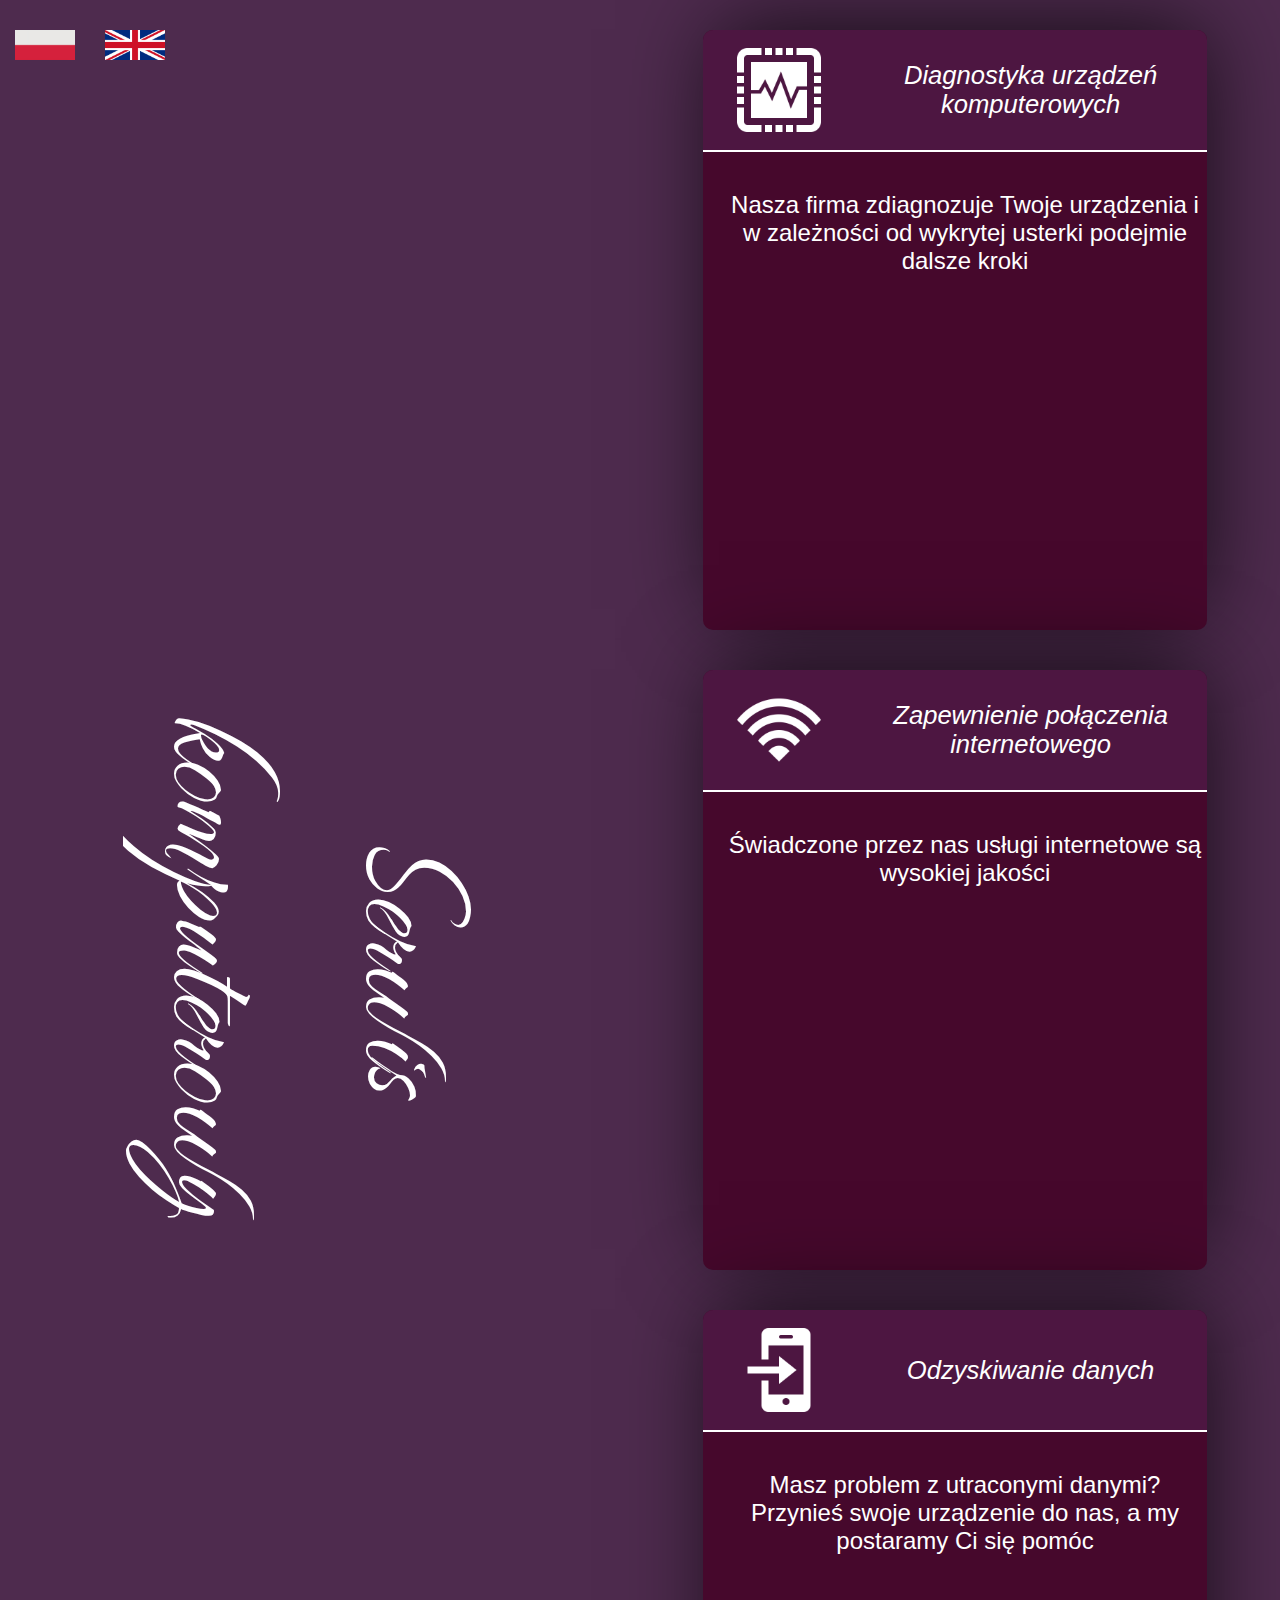
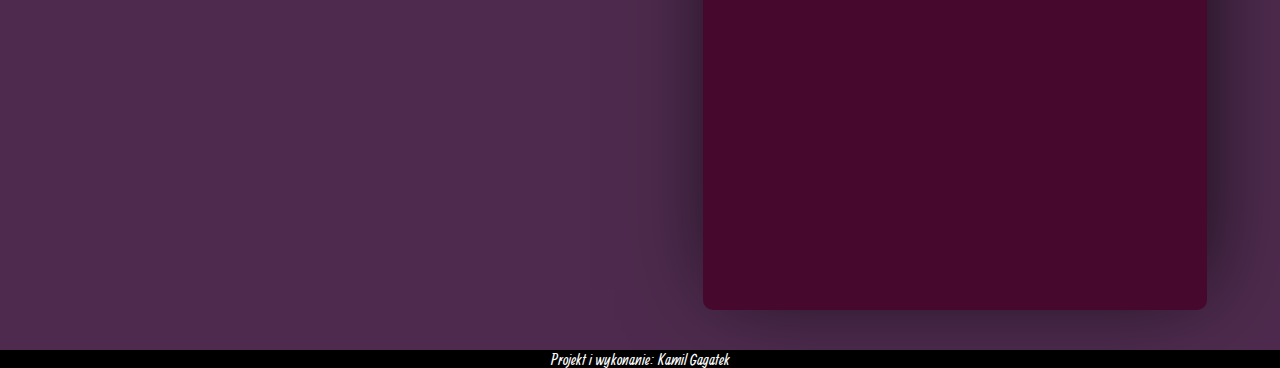
<file: index.html>
<!DOCTYPE html>
<html lang="en">
<head>
    <meta charset="UTF-8">
    <meta name="viewport" content="width=device-width, initial-scale=1.0">
    <link rel="preconnect" href="https://fonts.googleapis.com">
    <link rel="preconnect" href="https://fonts.gstatic.com" crossorigin>
    <link href="https://fonts.googleapis.com/css2?family=The+Nautigal&display=swap" rel="stylesheet">
    <link href="https://fonts.googleapis.com/css2?family=Allan:wght@400;700&display=swap" rel="stylesheet">
    <title>Serwis komputerowy</title>
    <link rel="stylesheet" href="./style.css">
    <link rel="icon" href="./computer-icon.png">
</head>
<body>
    <div id="layout">
        <div id="top">
            <p id="top-writing">Serwis komputerowy</p>
            <div id="leanguages">
                <a href="./mediaqueries.html"><img src="./british-flag.jpg" alt="British Flag" id="british"></a>
                <a href=""><img src="./polish-flag.jpg" alt="Polish Flag" id="polish"></a>
            </div>
        </div>
        <div id="blocks">
                <div class="containers">
                    <div class="container-top">
                        <div class="unit1">
                            <img src="./cpu.png" alt="processor" class="img">
                        </div>
                        <div class="unit2">
                            <p class="head-text">
                                Diagnostyka urządzeń komputerowych
                            </p>
                        </div>
                    </div>
                    <hr>
                        <div class="container-bottom">
                            <p class="description">                       
                                Nasza firma zdiagnozuje Twoje urządzenia i
                                w zależności od wykrytej usterki podejmie dalsze kroki
                            </p>
                        </div>
                </div>
                <div class="containers">
                    <div class="container-top">
                        <div class="unit1">
                            <img src="./wifi.png" alt="internet connection" class="img">
                        </div>
                        <div class="unit2">
                            <p class="head-text">          
                                Zapewnienie połączenia internetowego
                            </p>
                        </div>
                    </div>
                    <hr>
                    <div class="container-bottom">
                        <p class="description">             
                            Świadczone przez nas usługi internetowe 
                            są wysokiej jakości
                        </p>
                    </div>
                </div>

                <div class="containers">
                    <div class="container-top">
                        <div class="unit1">
                            <img src="./device.png" alt="electronic device" class="img">
                        </div>
                        <div class="unit2">
                            <p class="head-text">
                                Odzyskiwanie danych
                            </p>
                        </div>
                    </div>
                    <hr>
                    <div class="container-bottom">
                        <p class="description">                                             
                            Masz problem z utraconymi danymi? Przynieś swoje
                            urządzenie do nas, a my postaramy Ci się pomóc
                        </p>
                    </div>
                </div>
        </div>
    </div>
    <div id="bottom">
        <p id="signature">Projekt i wykonanie: Kamil Gagatek</p>
    </div>
</body>
</html>
</file>
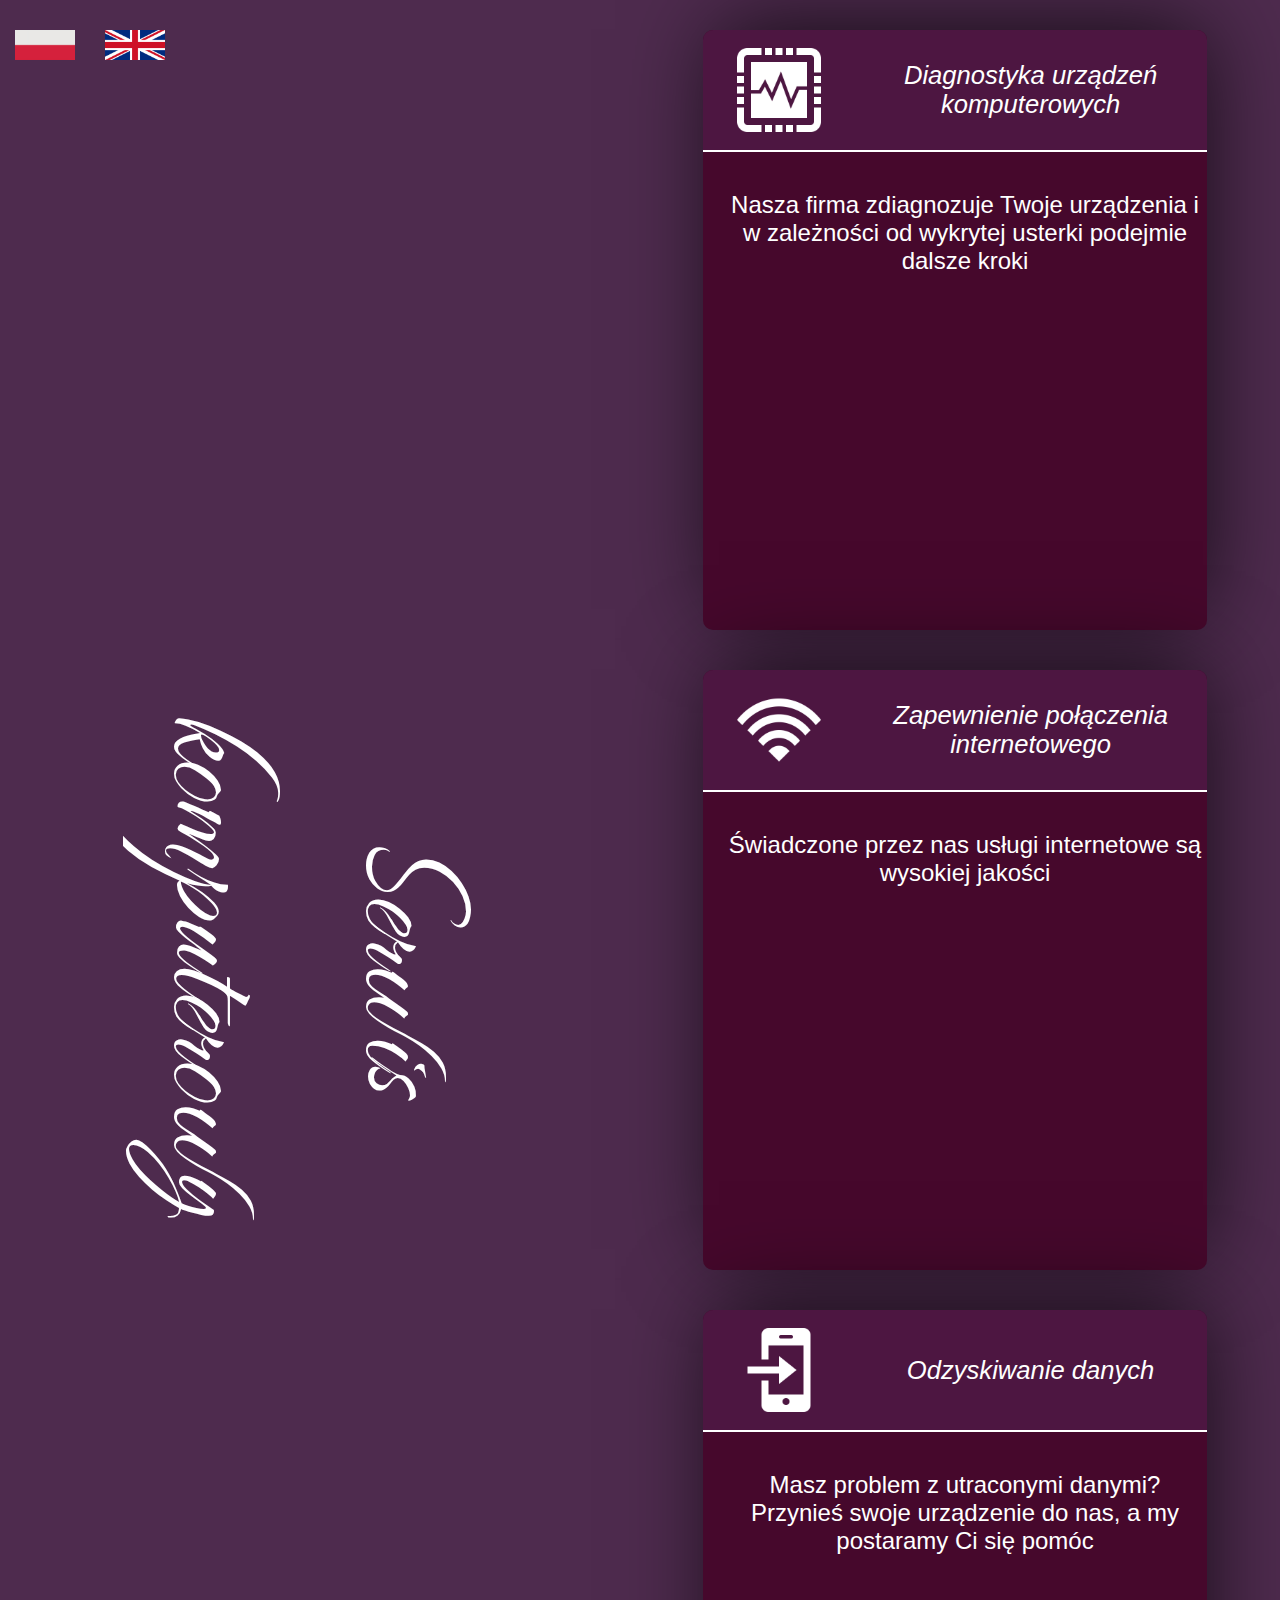
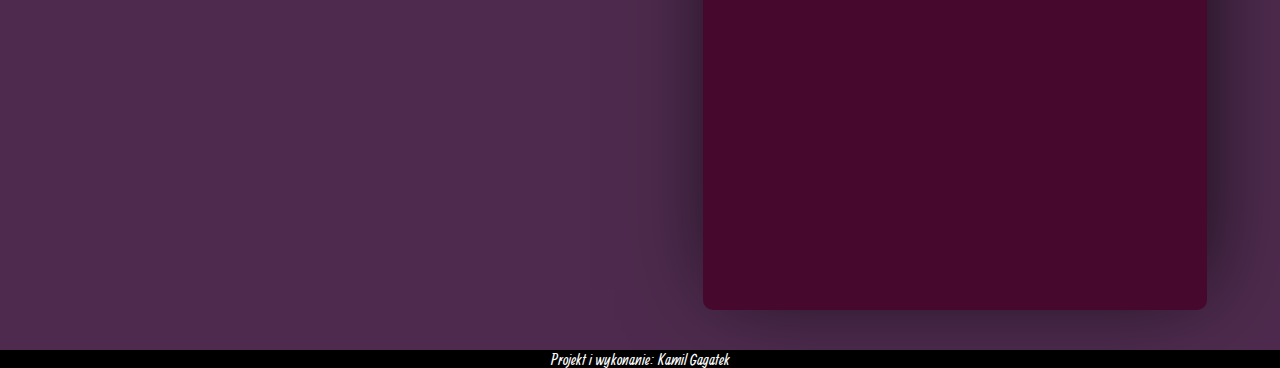
<file: mediaqueries-pl.html>
<!DOCTYPE html>
<html lang="en">
<head>
    <meta charset="UTF-8">
    <meta name="viewport" content="width=device-width, initial-scale=1.0">
    <link rel="preconnect" href="https://fonts.googleapis.com">
    <link rel="preconnect" href="https://fonts.gstatic.com" crossorigin>
    <link href="https://fonts.googleapis.com/css2?family=The+Nautigal&display=swap" rel="stylesheet">
    <link href="https://fonts.googleapis.com/css2?family=Allan:wght@400;700&display=swap" rel="stylesheet">
    <title>Serwis komputerowy</title>
    <link rel="stylesheet" href="./style.css">
    <link rel="icon" href="./computer-icon.png">
</head>
<body>
    <div id="layout">
        <div id="top">
            <p id="top-writing">Serwis komputerowy</p>
            <div id="leanguages">
                <a href="./mediaqueries.html"><img src="./british-flag.jpg" alt="British Flag" id="british"></a>
                <a href=""><img src="./polish-flag.jpg" alt="Polish Flag" id="polish"></a>
            </div>
        </div>
        <div id="blocks">
                <div class="containers">
                    <div class="container-top">
                        <div class="unit1">
                            <img src="./cpu.png" alt="processor" class="img">
                        </div>
                        <div class="unit2">
                            <p class="head-text">
                                Diagnostyka urządzeń komputerowych
                            </p>
                        </div>
                    </div>
                    <hr>
                        <div class="container-bottom">
                            <p class="description">                       
                                Nasza firma zdiagnozuje Twoje urządzenia i
                                w zależności od wykrytej usterki podejmie dalsze kroki
                            </p>
                        </div>
                </div>
                <div class="containers">
                    <div class="container-top">
                        <div class="unit1">
                            <img src="./wifi.png" alt="internet connection" class="img">
                        </div>
                        <div class="unit2">
                            <p class="head-text">          
                                Zapewnienie połączenia internetowego
                            </p>
                        </div>
                    </div>
                    <hr>
                    <div class="container-bottom">
                        <p class="description">             
                            Świadczone przez nas usługi internetowe 
                            są wysokiej jakości
                        </p>
                    </div>
                </div>

                <div class="containers">
                    <div class="container-top">
                        <div class="unit1">
                            <img src="./device.png" alt="electronic device" class="img">
                        </div>
                        <div class="unit2">
                            <p class="head-text">
                                Odzyskiwanie danych
                            </p>
                        </div>
                    </div>
                    <hr>
                    <div class="container-bottom">
                        <p class="description">                                             
                            Masz problem z utraconymi danymi? Przynieś swoje
                            urządzenie do nas, a my postaramy Ci się pomóc
                        </p>
                    </div>
                </div>
        </div>
    </div>
    <div id="bottom">
        <p id="signature">Projekt i wykonanie: Kamil Gagatek</p>
    </div>
</body>
</html>
</file>
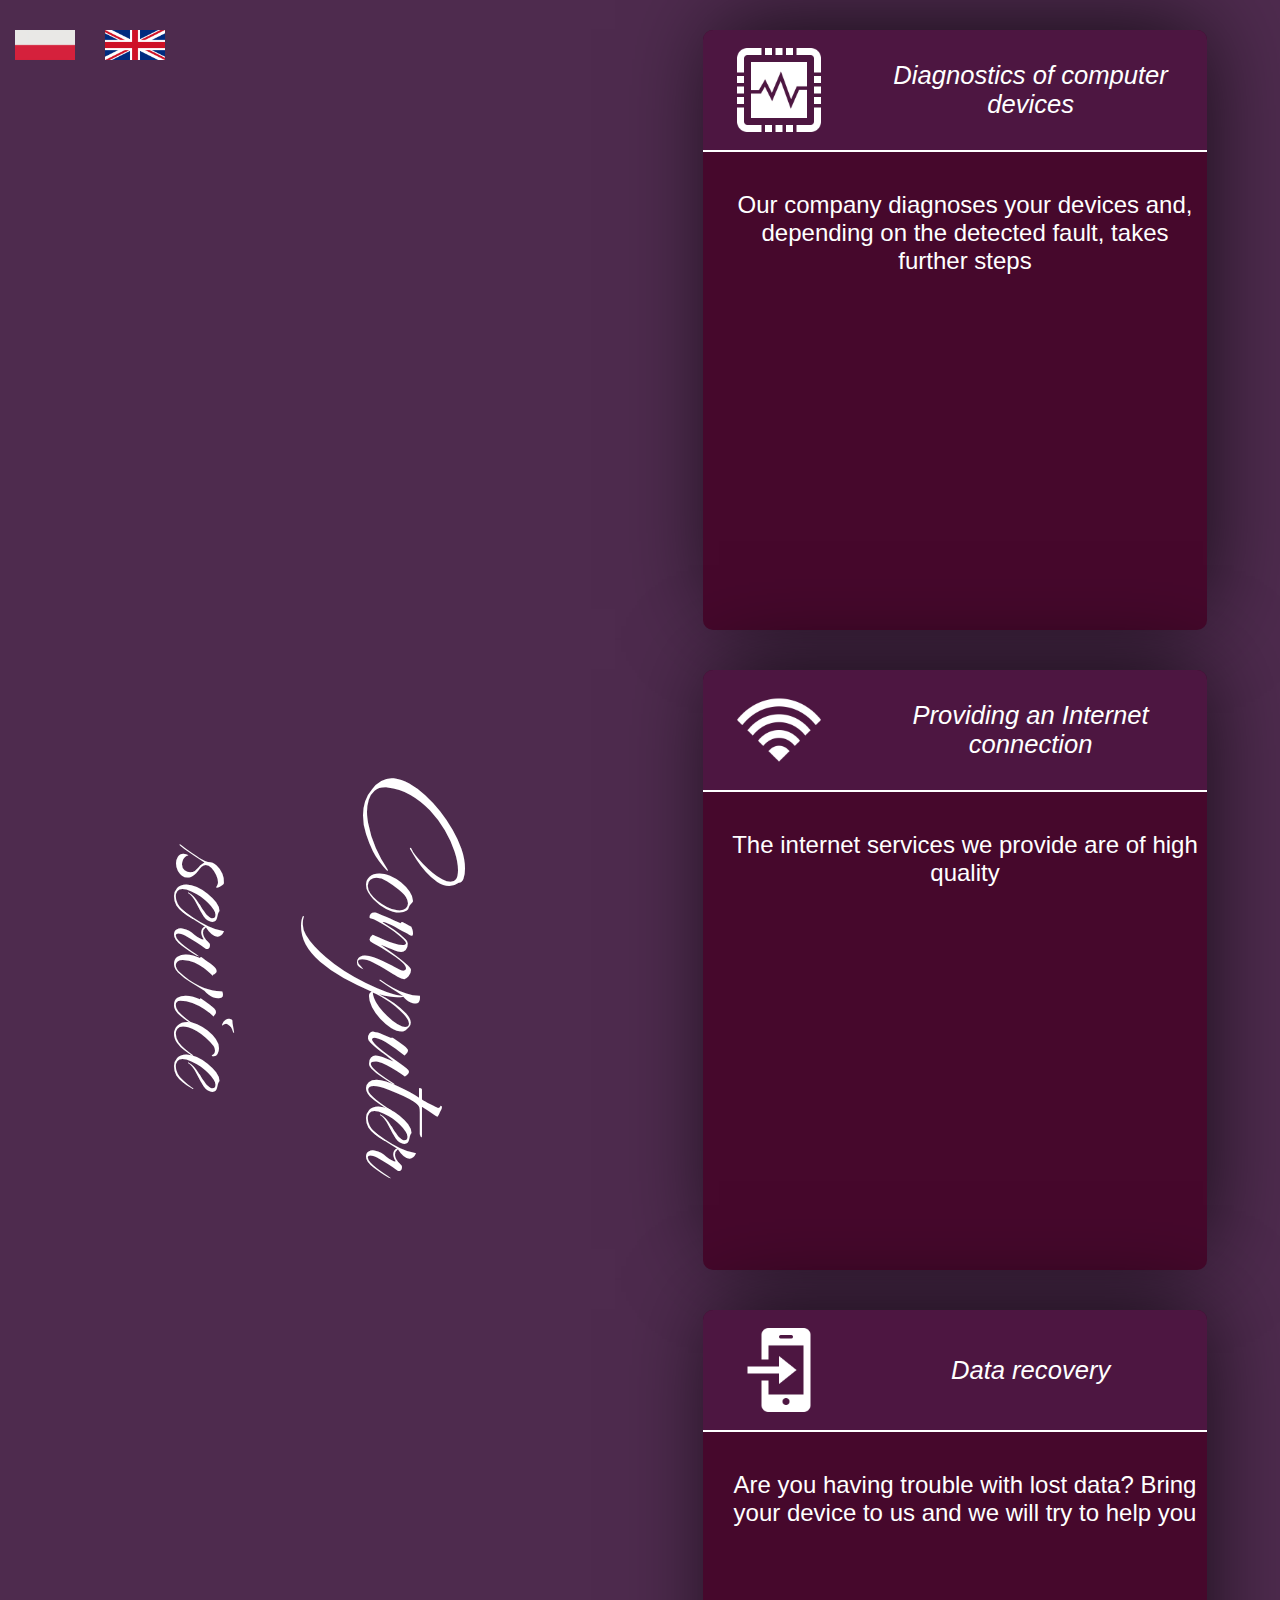
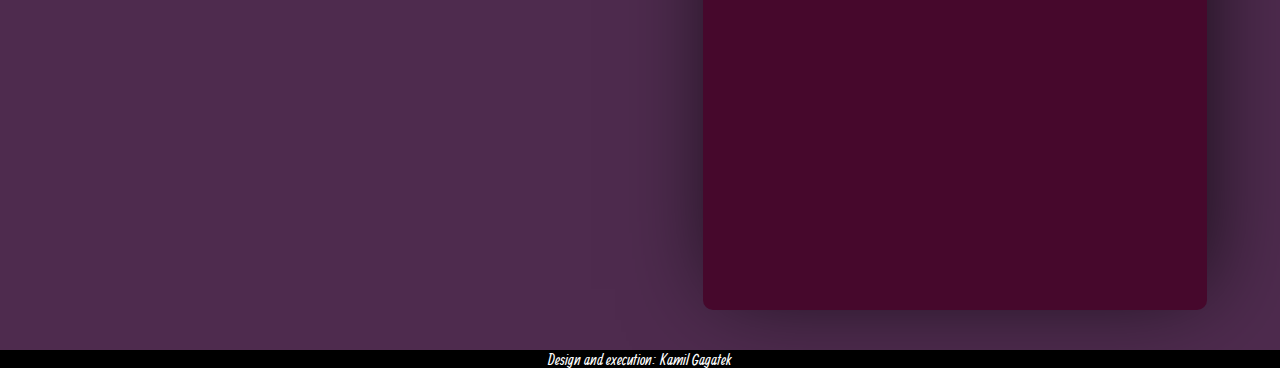
<file: mediaqueries.html>
<!DOCTYPE html>
<html lang="en">
<head>
    <meta charset="UTF-8">
    <meta name="viewport" content="width=device-width, initial-scale=1.0">
    <link rel="preconnect" href="https://fonts.googleapis.com">
    <link rel="preconnect" href="https://fonts.gstatic.com" crossorigin>
    <link href="https://fonts.googleapis.com/css2?family=The+Nautigal&display=swap" rel="stylesheet">
    <link href="https://fonts.googleapis.com/css2?family=Allan:wght@400;700&display=swap" rel="stylesheet">
    <title>Computer Service</title>
    <link rel="stylesheet" href="./style.css">
    <link rel="icon" href="./computer-icon.png">
</head>
<body>
    <div id="layout">
                <div id="top">
                    <p id="top-writing">Computer service</p>
                    <div id="leanguages">
                        <a href=""><img src="./british-flag.jpg" alt="British Flag" id="british"></a>
                        <a href="./index.html"><img src="./polish-flag.jpg" alt="Polish Flag" id="polish"></a>
                    </div>
                </div>
        <div id="blocks">
            <div class="containers">
                <div class="container-top">
                    <div class="unit1">
                        <img src="./cpu.png" alt="processor" class="img">
                    </div>
                    <div class="unit2">
                        <p class="head-text">
                            Diagnostics of computer devices
                        </p>
                    </div>
                </div>
                    <hr>
                <div class="container-bottom">
                    <p class="description"> 
                        Our company diagnoses your devices and, 
                        depending on the detected fault, 
                        takes further steps
                    </p>
                </div>
            </div>

            <div class="containers">
                <div class="container-top">
                    <div class="unit1">
                        <img src="./wifi.png" alt="internet connection" class="img">
                    </div>
                    <div class="unit2">
                        <p class="head-text">
                            Providing an Internet connection
                        </p>
                    </div>
                </div>
                <hr>
                <div class="container-bottom">
                    <p class="description">       
                        The internet services we provide 
                        are of high quality
                    </p>
                </div>
            </div>

                <div class="containers">
                    <div class="container-top">
                        <div class="unit1">
                            <img src="./device.png" alt="electronic device" class="img">
                        </div>
                        <div class="unit2">
                            <p class="head-text">
                                Data recovery
                            </p>
                        </div>
                    </div>
                    <hr>
                    <div class="container-bottom">
                        <p class="description">                             
                            Are you having trouble with lost data? Bring your 
                            device to us and we will try to help you
                        </p>
                    </div>
                </div>
        </div>
    </div>
    <div id="bottom">
        <p id="signature">Design and execution: Kamil Gagatek</p>
    </div>
</body>
</html>
</file>
<file: style.css>
html {
    font-size: 16px;
}
body{
    background-color: rgb(78, 43, 78);
    margin: 0px;
    font-family: Arial, Helvetica, sans-serif;
}
.containers {
    width: 80%;
    height: 300px;
    margin: 30px;
    background-color: rgb(70, 8, 44);
    border-radius: 10px;
    overflow: hidden;
    -webkit-box-shadow: 6px -11px 86px -10px rgba(0,0,0,0.75);
    -moz-box-shadow: 6px -11px 86px -10px rgba(0,0,0,0.75);
    box-shadow: 6px -11px 86px -10px rgba(0,0,0,0.75);
}
#blocks {
    display: flex;
    flex-direction: column;
    align-items: center;
}
.container-top{
    width: 100%;
    height: 20%;
    display: flex;
    flex-direction: row;
    background-color: rgb(77, 22, 65);
}
#leanguages {
    justify-content: center;
    display: flex;
}
#polish, #british {
    width: 30px;
    margin: 10px 5px 0px 5px;
}
.container-bottom{
    width: 100%;
    height: 80%;
    text-align: center;
}
hr {
    border: 1px solid white;
    margin: 0;
}
.unit1, .unit2 {
    height: 100%;
    display: flex;
    justify-content: center;
    align-items: center;
}
.unit1 {
    width: 30%;
}
.unit2 {
    width: 70%;
    text-align: center;
}
.img {
    height: 80%;
}
.head-text {
    font-family: Arial, Helvetica, sans-serif;
    font-size: 1.1rem;
    color: white;
    font-style: italic;
    padding: 5px;
}
.description {
    color: white;
    font-size: 1.3rem;
    padding: 15px;
}
#top-writing {
    font-family: The Nautigal; 
    color:white;
    font-size: 3rem;
    margin: 0px;
}
#top {
    text-align: center;
}
#signature {
    font-family: "Allan", serif;
    font-weight: 400;
    font-style: normal;
    margin: 0px;
}
#bottom {
    width: 100%;
    text-align: center;
    color: white;
    background-color: black;
}
@media screen and (min-width: 700px) {
    #blocks {
        display: flex;
        flex-direction: row;
    }
    #top-writing {
        font-size: 5em;
        margin-bottom: 20px;
    }
    .description {
        font-size: 1.2em;
    }
    .containers {
        height: 500px;
        margin: 10px;
    }
    .img {
        height: 45%;
    }
    .head-text {
        font-size: 1.2em;
    }
    #british {
        width: 40px;
        top: 70px;
        right: 10px;
        position: absolute;
    }
    #polish {
        width: 40px;
        top: 35px;
        right: 10px;
        position: absolute;
    }
}
@media screen and (min-width: 1200px) {
    #layout {
        display: flex;
        flex-direction: row;
    }
    #top {
        width: 50%;
        height: 1950px;
        display: flex;
        align-items: center;
        justify-content: center;
    }
    #blocks {
        width: 50%;
        height: 100%;
        display: flex;
        flex-direction: column;
        margin: 10px;
    }
    #top-writing {
        font-size: 10em;
        display: inline;
        margin-bottom: 20px;
        overflow: auto;
        transform: rotate(90deg);
    }
    .description {
        font-size: 1.5em;
    }
    .containers {
        height: 600px;
        margin: 20px 0px 20px 0px;
    }
    .container-bottom {
        text-align: center;
        margin-left: 10px;
    }
    .img {
        height: 70%;
    }
    .head-text {
        font-size: 1.6em;
    }
    #british {
        width: 60px;
        top: 20px;
        left: 100px;
        position: absolute;
    }
    #polish {
        width: 60px;
        top: 20px;
        left: 10px;
        position: absolute;
    }
    #signature {
        margin: auto;
    }
}
</file>
